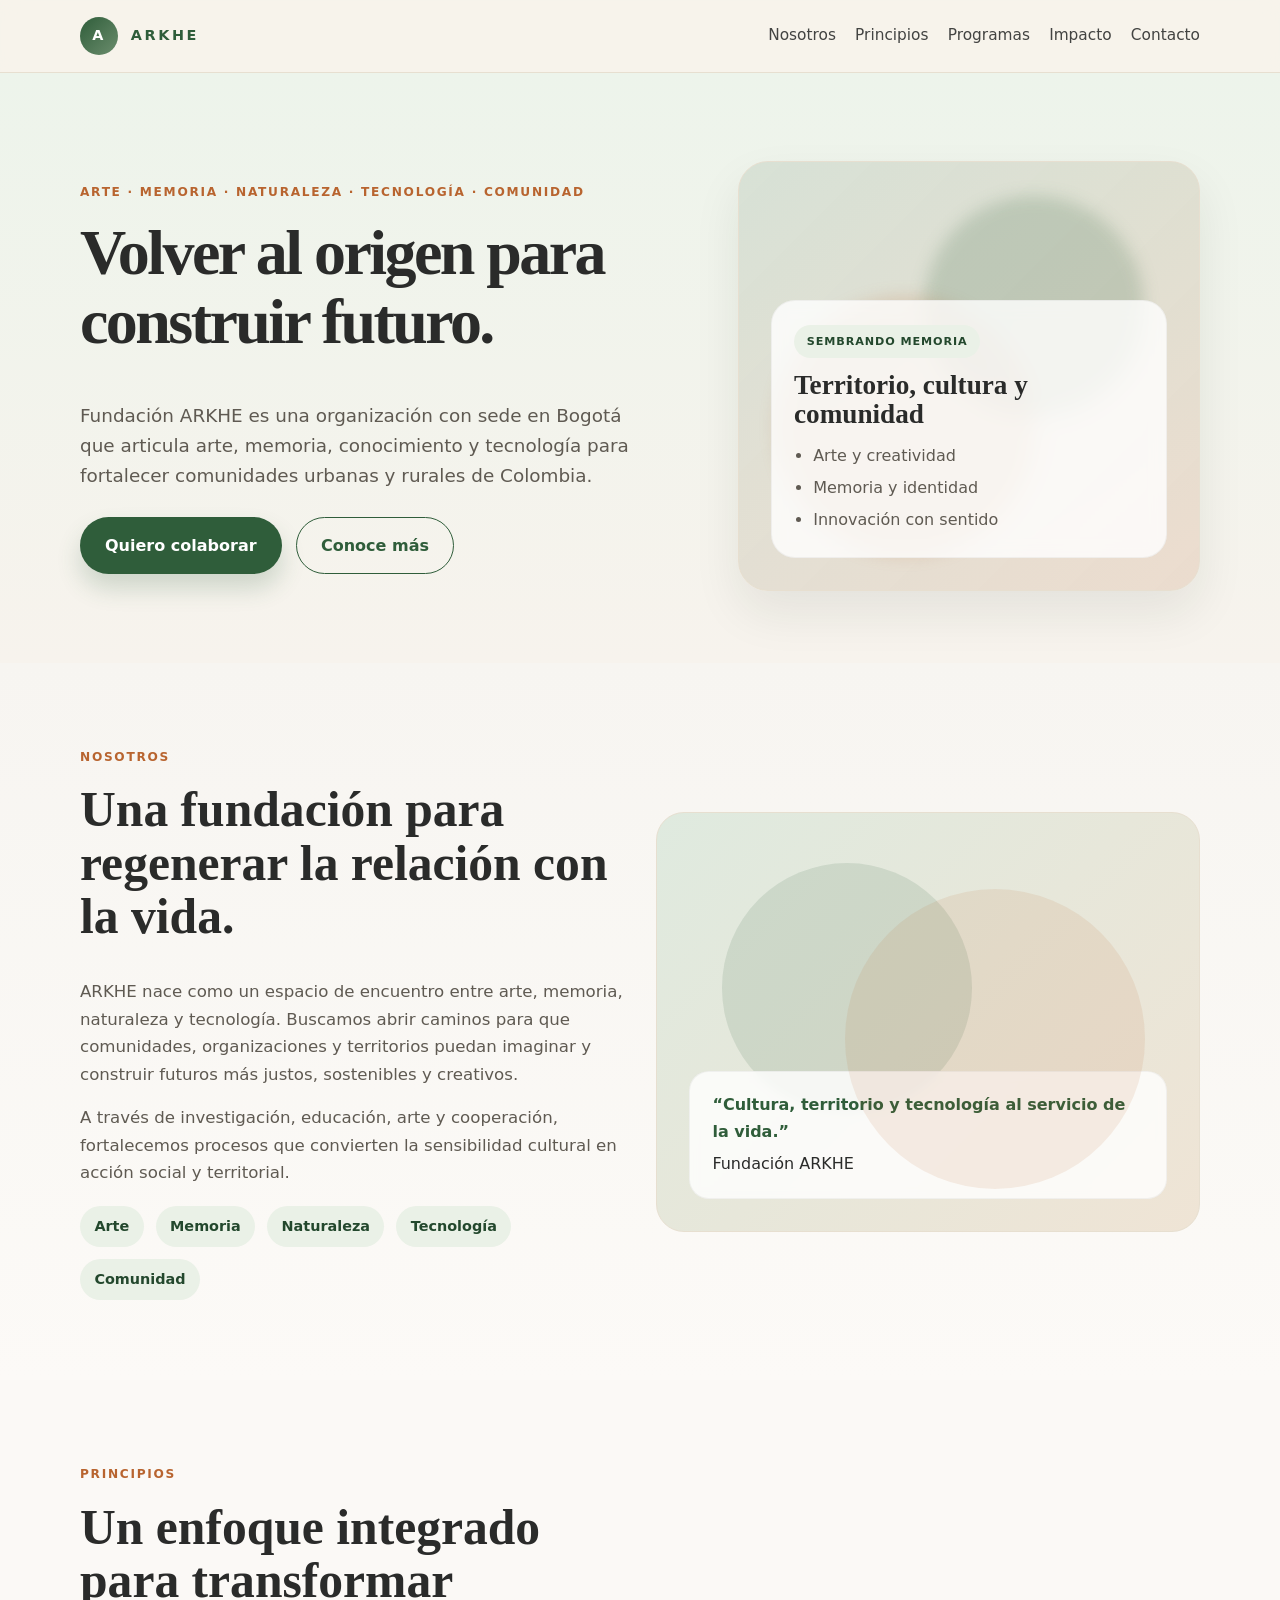
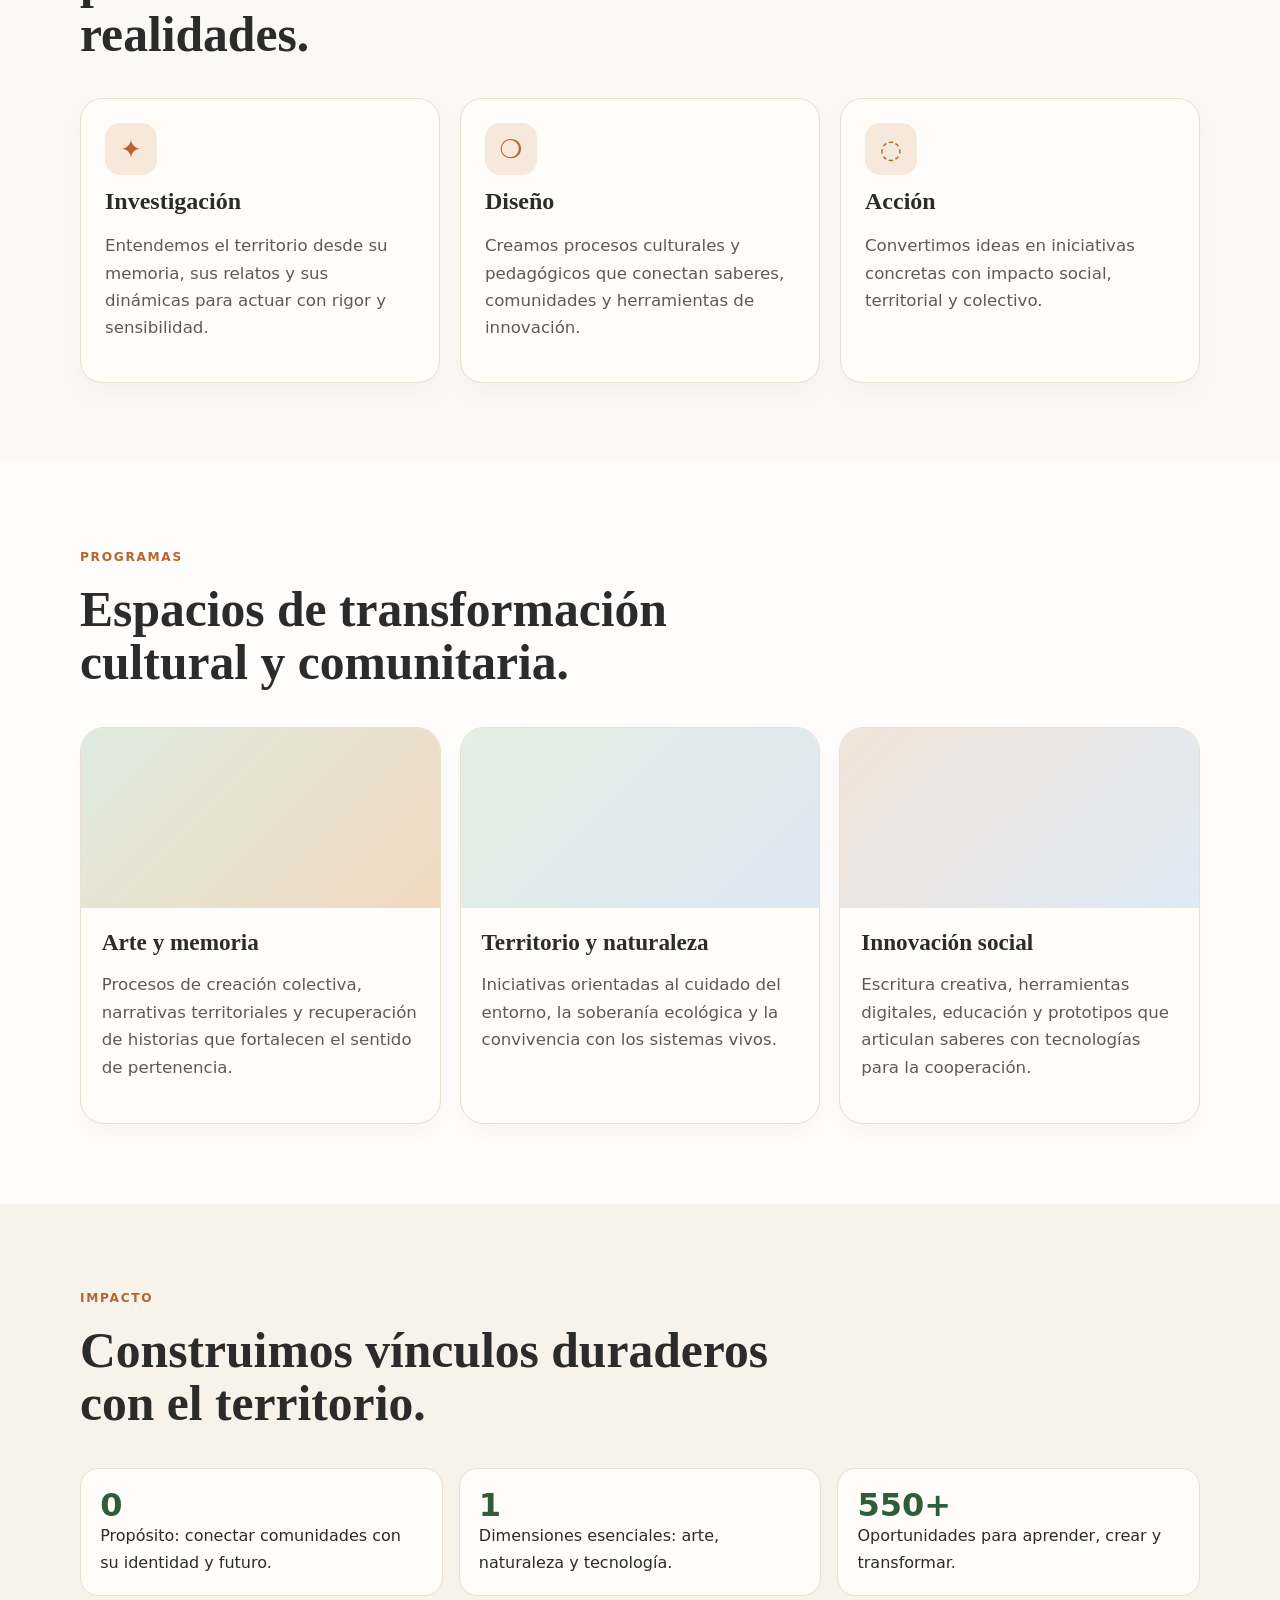
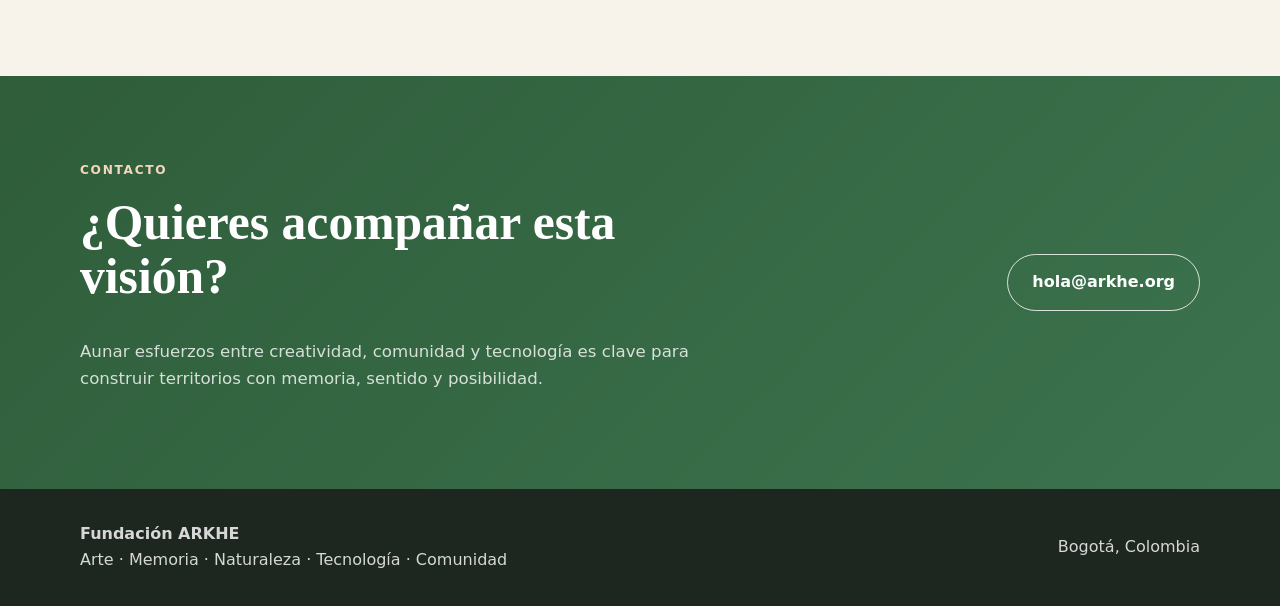
<file: index.html>
<!DOCTYPE html>
<html lang="es">
  <head>
    <meta charset="UTF-8" />
    <meta name="viewport" content="width=device-width, initial-scale=1.0" />
    <title>Fundación ARKHE | Arte · Memoria · Naturaleza · Tecnología</title>
    <meta
      name="description"
      content="Fundación ARKHE impulsa comunidades y territorios desde el arte, la memoria, la naturaleza y la tecnología."
    />
    <link rel="stylesheet" href="styles.css" />
  </head>
  <body>
    <header class="site-header">
      <div class="container nav-wrap">
        <a href="#inicio" class="brand" aria-label="Fundación ARKHE inicio">
          <span class="brand-mark">A</span>
          <span>ARKHE</span>
        </a>

        <button class="nav-toggle" type="button" aria-expanded="false" aria-controls="navMenu">
          Menú
        </button>

        <div class="nav-links" id="navMenu">
          <a href="#nosotros">Nosotros</a>
          <a href="#principios">Principios</a>
          <a href="#programas">Programas</a>
          <a href="#impacto">Impacto</a>
          <a href="#contacto">Contacto</a>
        </div>
      </div>
    </header>

    <main>
      <section class="hero reveal" id="inicio">
        <div class="container hero-grid">
          <div class="hero-copy">
            <span class="eyebrow">Arte · Memoria · Naturaleza · Tecnología · Comunidad</span>
            <h1>Volver al origen para construir futuro.</h1>
            <p>
              Fundación ARKHE es una organización con sede en Bogotá que articula arte,
              memoria, conocimiento y tecnología para fortalecer comunidades urbanas y rurales
              de Colombia.
            </p>
            <div class="hero-actions">
              <a href="#contacto" class="btn primary">Quiero colaborar</a>
              <a href="#nosotros" class="btn secondary">Conoce más</a>
            </div>
          </div>

          <div class="hero-visual" aria-label="Visual de la fundación">
            <div class="orb orb-one"></div>
            <div class="orb orb-two"></div>
            <div class="visual-card">
              <span class="mini-tag">Sembrando memoria</span>
              <h3>Territorio, cultura y comunidad</h3>
              <ul>
                <li>Arte y creatividad</li>
                <li>Memoria y identidad</li>
                <li>Innovación con sentido</li>
              </ul>
            </div>
          </div>
        </div>
      </section>

      <section class="about reveal" id="nosotros">
        <div class="container about-grid">
          <div>
            <span class="eyebrow">Nosotros</span>
            <h2>Una fundación para regenerar la relación con la vida.</h2>
            <p>
              ARKHE nace como un espacio de encuentro entre arte, memoria, naturaleza y tecnología.
              Buscamos abrir caminos para que comunidades, organizaciones y territorios puedan
              imaginar y construir futuros más justos, sostenibles y creativos.
            </p>
            <p>
              A través de investigación, educación, arte y cooperación, fortalecemos procesos que
              convierten la sensibilidad cultural en acción social y territorial.
            </p>

            <div class="pill-list" aria-label="Pilares de la fundación">
              <span class="pill">Arte</span>
              <span class="pill">Memoria</span>
              <span class="pill">Naturaleza</span>
              <span class="pill">Tecnología</span>
              <span class="pill">Comunidad</span>
            </div>
          </div>

          <div class="about-visual" aria-label="Representación visual de la fundación">
            <div class="quote">
              <strong>“Cultura, territorio y tecnología al servicio de la vida.”</strong>
              <span>Fundación ARKHE</span>
            </div>
          </div>
        </div>
      </section>

      <section class="principios reveal" id="principios">
        <div class="container">
          <div class="section-head narrow">
            <span class="eyebrow">Principios</span>
            <h2>Un enfoque integrado para transformar realidades.</h2>
          </div>

          <div class="feature-grid">
            <article class="feature-card">
              <div class="feature-icon">✦</div>
              <h3>Investigación</h3>
              <p>Entendemos el territorio desde su memoria, sus relatos y sus dinámicas para actuar con rigor y sensibilidad.</p>
            </article>
            <article class="feature-card">
              <div class="feature-icon">❍</div>
              <h3>Diseño</h3>
              <p>Creamos procesos culturales y pedagógicos que conectan saberes, comunidades y herramientas de innovación.</p>
            </article>
            <article class="feature-card">
              <div class="feature-icon">◌</div>
              <h3>Acción</h3>
              <p>Convertimos ideas en iniciativas concretas con impacto social, territorial y colectivo.</p>
            </article>
          </div>
        </div>
      </section>

      <section class="programs reveal" id="programas">
        <div class="container">
          <div class="section-head">
            <span class="eyebrow">Programas</span>
            <h2>Espacios de transformación cultural y comunitaria.</h2>
          </div>

          <div class="program-grid">
            <article class="program-card">
              <div class="program-visual" aria-hidden="true"></div>
              <div class="program-body">
                <h3>Arte y memoria</h3>
                <p>
                  Procesos de creación colectiva, narrativas territoriales y recuperación de
                  historias que fortalecen el sentido de pertenencia.
                </p>
              </div>
            </article>

            <article class="program-card">
              <div class="program-visual" aria-hidden="true" style="background: linear-gradient(135deg, #e3efe2, #dfe7f4);"></div>
              <div class="program-body">
                <h3>Territorio y naturaleza</h3>
                <p>
                  Iniciativas orientadas al cuidado del entorno, la soberanía ecológica y la
                  convivencia con los sistemas vivos.
                </p>
              </div>
            </article>

            <article class="program-card">
              <div class="program-visual" aria-hidden="true" style="background: linear-gradient(135deg, #f2e4d8, #dfeaf6);"></div>
              <div class="program-body">
                <h3>Innovación social</h3>
                <p>
                  Escritura creativa, herramientas digitales, educación y prototipos que articulan
                  saberes con tecnologías para la cooperación.
                </p>
              </div>
            </article>
          </div>
        </div>
      </section>

      <section id="impacto" class="reveal">
        <div class="container">
          <div class="section-head">
            <span class="eyebrow">Impacto</span>
            <h2>Construimos vínculos duraderos con el territorio.</h2>
          </div>

          <div class="metrics">
            <div class="metric">
              <strong class="count" data-target="1">0</strong>
              <span>Propósito: conectar comunidades con su identidad y futuro.</span>
            </div>
            <div class="metric">
              <strong class="count" data-target="3">0</strong>
              <span>Dimensiones esenciales: arte, naturaleza y tecnología.</span>
            </div>
            <div class="metric">
              <strong class="count" data-target="999">0</strong>
              <span>Oportunidades para aprender, crear y transformar.</span>
            </div>
          </div>
        </div>
      </section>

      <section class="cta reveal" id="contacto">
        <div class="container">
          <div>
            <span class="eyebrow" style="color: #f4d7be;">Contacto</span>
            <h2>¿Quieres acompañar esta visión?</h2>
            <p>
              Aunar esfuerzos entre creatividad, comunidad y tecnología es clave para construir
              territorios con memoria, sentido y posibilidad.
            </p>
          </div>

          <div style="display:flex; justify-content:flex-end;">
            <a href="mailto:hola@arkhe.org" class="btn secondary">hola@arkhe.org</a>
          </div>
        </div>
      </section>
    </main>

    <footer class="site-footer">
      <div class="container footer-inner">
        <div>
          <strong>Fundación ARKHE</strong><br />
          Arte · Memoria · Naturaleza · Tecnología · Comunidad
        </div>
        <div>Bogotá, Colombia</div>
      </div>
    </footer>

    <script src="script.js"></script>
  </body>
</html>
</file>
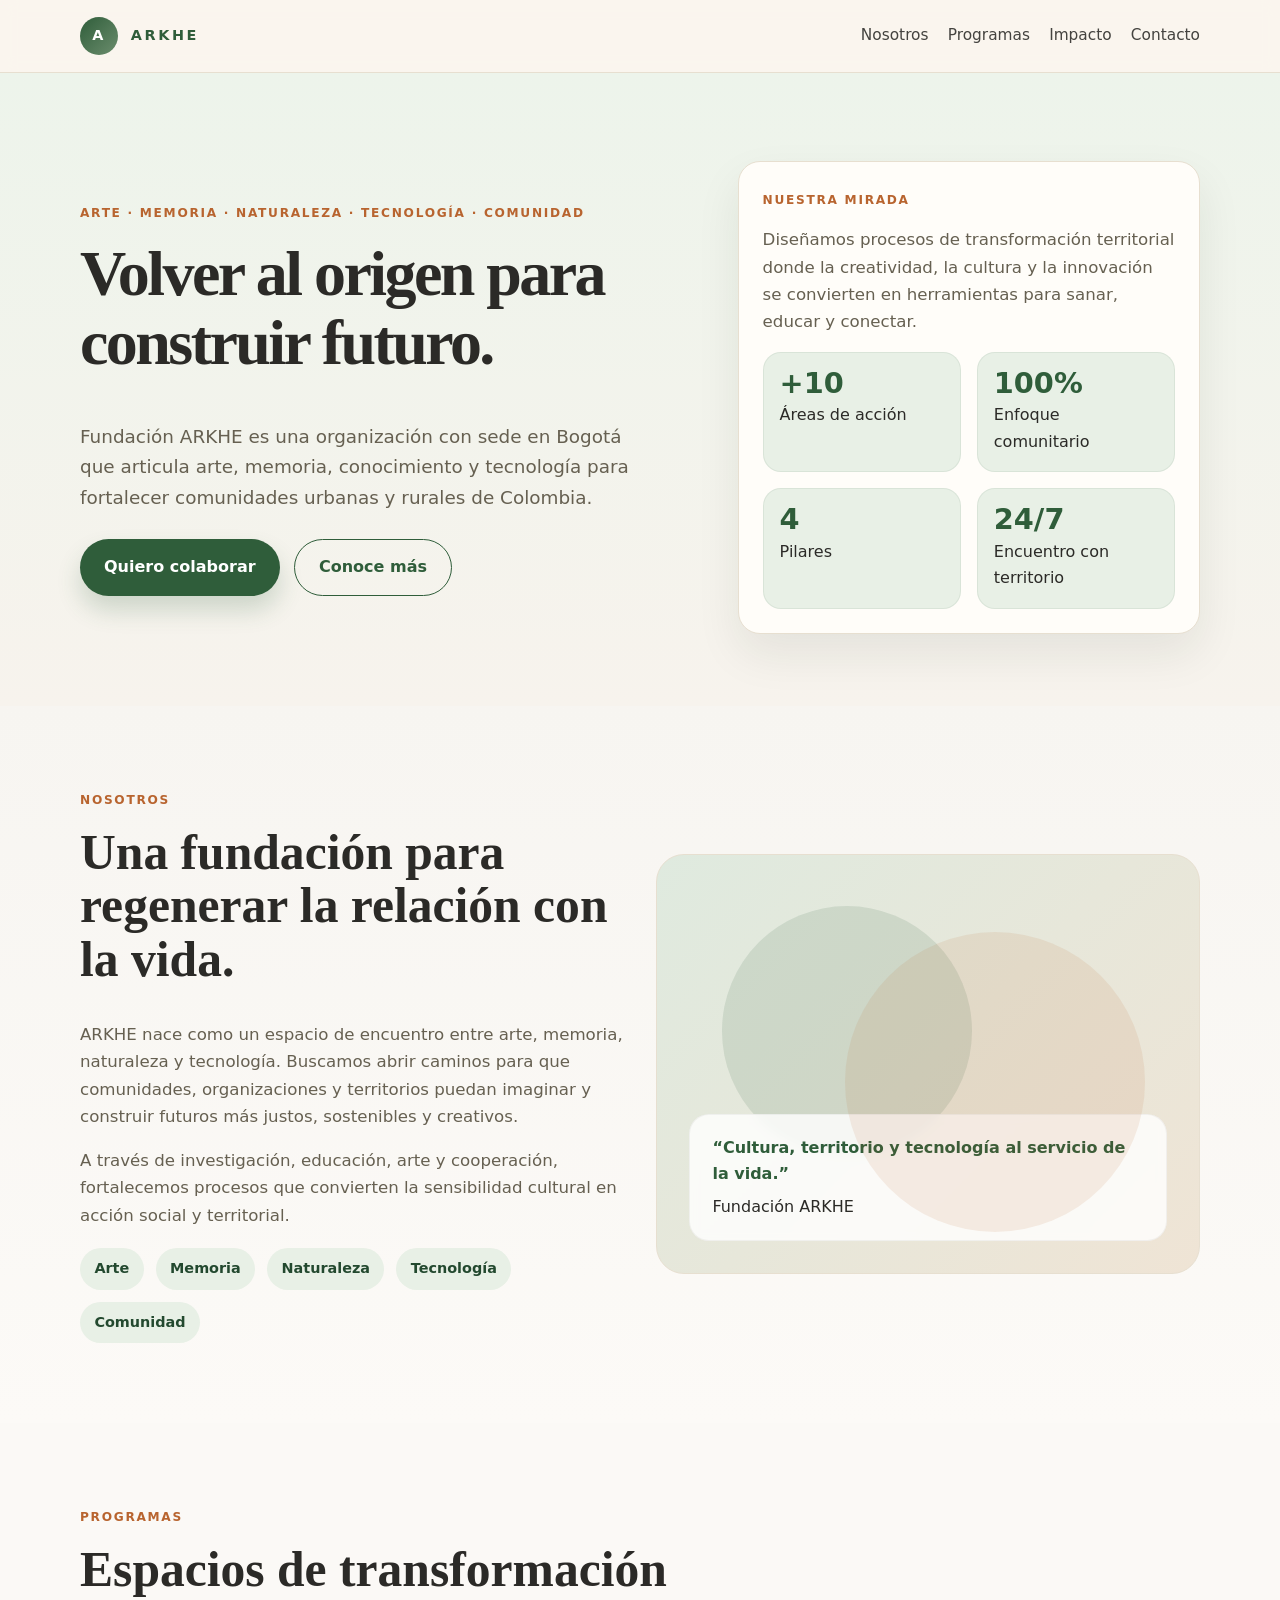
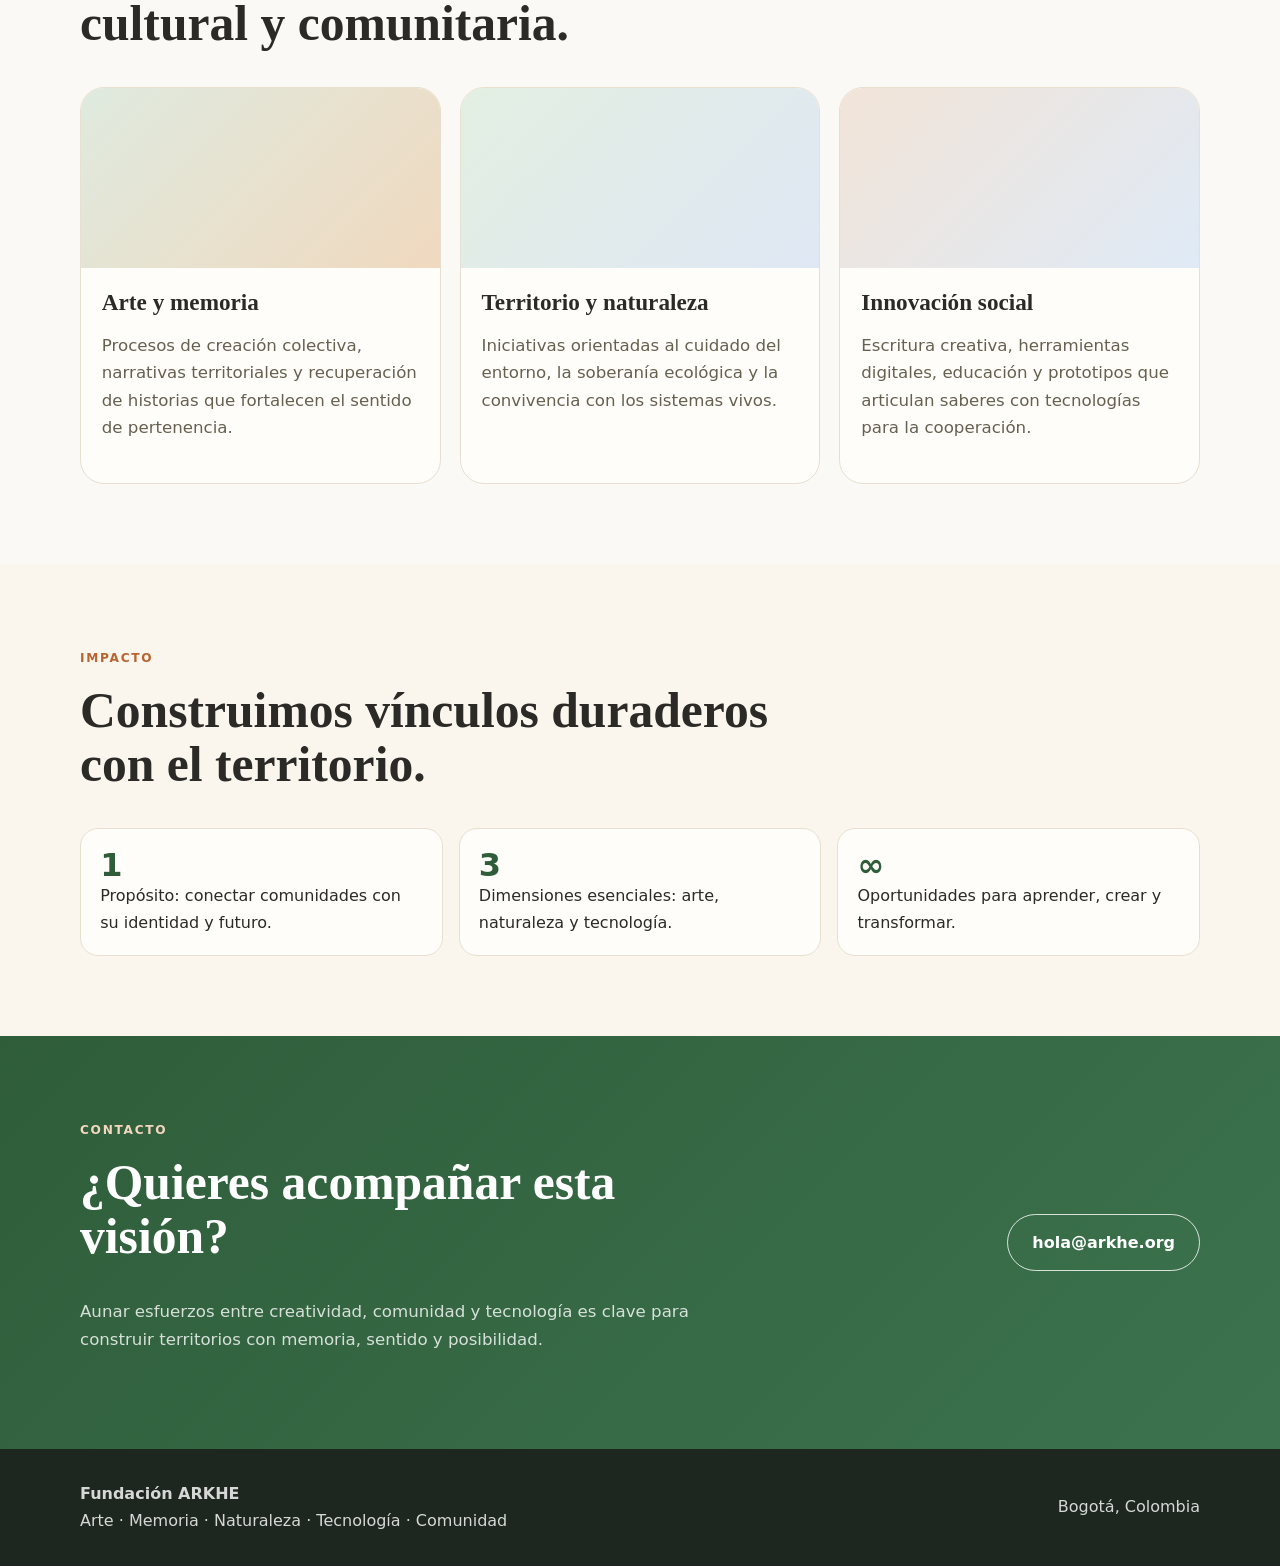
<file: Fundación ARKHE.html>
<!DOCTYPE html>
<html lang="es">
  <head>
    <meta charset="UTF-8" />
    <meta name="viewport" content="width=device-width, initial-scale=1.0" />
    <title>Fundación ARKHE | Arte · Memoria · Naturaleza · Tecnología</title>
    <meta
      name="description"
      content="Fundación ARKHE impulsa comunidades y territorios desde el arte, la memoria, la naturaleza y la tecnología."
    />
    <style>
      :root {
        --bg: #faf6ee;
        --bg-alt: #f1e8d7;
        --surface: #fffdf9;
        --text: #2b2a27;
        --muted: #666051;
        --primary: #2f5d3a;
        --primary-dark: #23492f;
        --primary-soft: #e8f0e6;
        --accent: #b8642f;
        --accent-soft: #f4e3d8;
        --line: #e7dfd0;
        --shadow: 0 20px 45px rgba(28, 35, 25, 0.08);
        --radius: 22px;
      }

      * { box-sizing: border-box; }

      html { scroll-behavior: smooth; }

      body {
        margin: 0;
        font-family: system-ui, -apple-system, BlinkMacSystemFont, "Segoe UI", sans-serif;
        background: var(--bg);
        color: var(--text);
        line-height: 1.65;
      }

      img {
        max-width: 100%;
        display: block;
      }

      a {
        color: inherit;
        text-decoration: none;
      }

      .container {
        width: min(1120px, calc(100% - 32px));
        margin: 0 auto;
      }

      .eyebrow {
        display: inline-block;
        color: var(--accent);
        text-transform: uppercase;
        letter-spacing: 0.14em;
        font-size: 0.76rem;
        font-weight: 700;
        margin-bottom: 1rem;
      }

      h1, h2, h3 {
        margin: 0 0 0.7em;
        line-height: 1.08;
        font-family: Georgia, "Times New Roman", serif;
      }

      h1 {
        font-size: clamp(2.4rem, 5vw, 4.4rem);
        letter-spacing: -0.04em;
      }

      h2 {
        font-size: clamp(2rem, 4vw, 3.1rem);
      }

      p {
        margin: 0 0 1rem;
        color: var(--muted);
        font-size: 1.04rem;
      }

      .btn {
        display: inline-flex;
        align-items: center;
        justify-content: center;
        border-radius: 999px;
        padding: 0.9rem 1.5rem;
        font-weight: 700;
        transition: transform 0.2s ease, box-shadow 0.2s ease;
      }

      .btn:hover {
        transform: translateY(-1px);
      }

      .btn.primary {
        background: var(--primary);
        color: #fff;
        box-shadow: 0 14px 24px rgba(47, 93, 58, 0.2);
      }

      .btn.secondary {
        border: 1.5px solid var(--primary);
        color: var(--primary);
        background: transparent;
      }

      header {
        position: sticky;
        top: 0;
        z-index: 50;
        background: rgba(250, 246, 238, 0.9);
        backdrop-filter: blur(8px);
        border-bottom: 1px solid var(--line);
      }

      nav {
        display: flex;
        align-items: center;
        justify-content: space-between;
        min-height: 72px;
        gap: 1.2rem;
      }

      .brand {
        display: inline-flex;
        align-items: center;
        gap: 0.8rem;
        font-weight: 800;
        letter-spacing: 0.18em;
        text-transform: uppercase;
        color: var(--primary);
        font-size: 0.9rem;
      }

      .brand-mark {
        width: 38px;
        height: 38px;
        display: grid;
        place-items: center;
        border-radius: 50%;
        background: linear-gradient(135deg, var(--primary), #6b8d6d);
        color: white;
        font-weight: 700;
      }

      .nav-links {
        display: flex;
        align-items: center;
        gap: 1.2rem;
        flex-wrap: wrap;
      }

      .nav-links a {
        color: var(--text);
        font-size: 0.96rem;
        opacity: 0.88;
      }

      .hero {
        background: linear-gradient(180deg, #edf4eb 0%, #f7f3ed 100%);
        padding: 5.5rem 0 4.5rem;
      }

      .hero-grid {
        display: grid;
        grid-template-columns: 1.15fr 0.85fr;
        gap: 2rem;
        align-items: center;
      }

      .hero-copy p {
        font-size: 1.15rem;
        max-width: 560px;
      }

      .hero-actions {
        display: flex;
        flex-wrap: wrap;
        gap: 0.9rem;
        margin-top: 1.6rem;
      }

      .hero-panel {
        background: var(--surface);
        border: 1px solid var(--line);
        border-radius: var(--radius);
        padding: 1.5rem;
        box-shadow: var(--shadow);
      }

      .mini-stat {
        display: grid;
        grid-template-columns: repeat(2, minmax(0, 1fr));
        gap: 1rem;
        margin-top: 1rem;
      }

      .mini-stat div {
        background: var(--primary-soft);
        border: 1px solid rgba(47, 93, 58, 0.08);
        border-radius: 18px;
        padding: 1rem;
      }

      .mini-stat strong {
        display: block;
        color: var(--primary);
        font-size: 1.8rem;
        line-height: 1;
        margin-bottom: 0.3rem;
      }

      section {
        padding: 5rem 0;
      }

      .section-head {
        max-width: 720px;
        margin-bottom: 2.3rem;
      }

      .cards {
        display: grid;
        grid-template-columns: repeat(4, minmax(0, 1fr));
        gap: 1.2rem;
      }

      .card {
        background: var(--surface);
        border: 1px solid var(--line);
        border-radius: 20px;
        padding: 1.5rem;
        box-shadow: 0 10px 28px rgba(39, 33, 22, 0.03);
      }

      .card .icon {
        width: 52px;
        height: 52px;
        display: grid;
        place-items: center;
        border-radius: 14px;
        background: var(--accent-soft);
        color: var(--accent);
        font-size: 1.6rem;
        margin-bottom: 0.8rem;
      }

      .card h3 {
        font-size: 1.35rem;
      }

      .about {
        background: linear-gradient(180deg, #f7f5f1 0%, #fcfaf7 100%);
      }

      .about-grid {
        display: grid;
        grid-template-columns: 1fr 1fr;
        gap: 2rem;
        align-items: center;
      }

      .about-visual {
        background: linear-gradient(135deg, #dfeadf, #efe4d5);
        min-height: 420px;
        border-radius: 28px;
        position: relative;
        overflow: hidden;
        border: 1px solid var(--line);
      }

      .about-visual::before,
      .about-visual::after {
        content: "";
        position: absolute;
        border-radius: 50%;
      }

      .about-visual::before {
        inset: 12% auto auto 12%;
        width: 250px;
        height: 250px;
        background: rgba(47, 93, 58, 0.12);
      }

      .about-visual::after {
        right: 10%;
        bottom: 10%;
        width: 300px;
        height: 300px;
        background: rgba(184, 100, 47, 0.1);
      }

      .quote {
        position: absolute;
        left: 2rem;
        right: 2rem;
        bottom: 2rem;
        background: rgba(255, 255, 255, 0.8);
        border: 1px solid rgba(43, 42, 39, 0.05);
        border-radius: 20px;
        padding: 1.25rem 1.4rem;
        backdrop-filter: blur(5px);
      }

      .quote strong {
        display: block;
        margin-bottom: 0.4rem;
        color: var(--primary);
      }

      .pill-list {
        display: flex;
        flex-wrap: wrap;
        gap: 0.75rem;
        margin-top: 1.2rem;
      }

      .pill {
        background: var(--primary-soft);
        color: var(--primary-dark);
        border-radius: 999px;
        padding: 0.55rem 0.9rem;
        font-weight: 700;
        font-size: 0.9rem;
      }

      .programs {
        background: #fbf9f6;
      }

      .program-grid {
        display: grid;
        grid-template-columns: repeat(3, minmax(0, 1fr));
        gap: 1.2rem;
      }

      .program-card {
        background: var(--surface);
        border: 1px solid var(--line);
        border-radius: 24px;
        overflow: hidden;
      }

      .program-visual {
        height: 180px;
        background: linear-gradient(135deg, #dfeadf, #f0d9bf);
      }

      .program-body {
        padding: 1.4rem 1.3rem 1.6rem;
      }

      .program-body h3 {
        font-size: 1.45rem;
      }

      .metrics {
        display: grid;
        grid-template-columns: repeat(3, minmax(0, 1fr));
        gap: 1rem;
        margin-top: 2rem;
      }

      .metric {
        background: var(--surface);
        border: 1px solid var(--line);
        border-radius: 18px;
        padding: 1.2rem;
      }

      .metric strong {
        display: block;
        color: var(--primary);
        font-size: 2rem;
        line-height: 1.1;
      }

      .cta {
        background: linear-gradient(135deg, var(--primary), #3c734e);
        color: white;
      }

      .cta .container {
        display: grid;
        grid-template-columns: 1.2fr 0.8fr;
        align-items: center;
        gap: 2rem;
      }

      .cta p {
        color: rgba(255,255,255,0.8);
      }

      .cta .btn.secondary {
        color: white;
        border-color: rgba(255,255,255,0.8);
      }

      footer {
        background: #1d261f;
        color: rgba(255,255,255,0.82);
        padding: 2rem 0;
      }

      .footer-inner {
        display: flex;
        justify-content: space-between;
        gap: 1rem;
        align-items: center;
        flex-wrap: wrap;
      }

      @media (max-width: 900px) {
        .hero-grid,
        .about-grid,
        .cta .container,
        .cards,
        .program-grid,
        .metrics {
          grid-template-columns: 1fr;
        }

        .nav-links {
          display: none;
        }
      }
    </style>
  </head>
  <body>
    <header>
      <div class="container">
        <nav aria-label="Navegación principal">
          <a href="#inicio" class="brand" aria-label="Fundación ARKHE inicio">
            <span class="brand-mark">A</span>
            <span>ARKHE</span>
          </a>

          <div class="nav-links">
            <a href="#nosotros">Nosotros</a>
            <a href="#programas">Programas</a>
            <a href="#impacto">Impacto</a>
            <a href="#contacto">Contacto</a>
          </div>
        </nav>
      </div>
    </header>

    <main>
      <section class="hero" id="inicio">
        <div class="container hero-grid">
          <div class="hero-copy">
            <span class="eyebrow">Arte · Memoria · Naturaleza · Tecnología · Comunidad</span>
            <h1>Volver al origen para construir futuro.</h1>
            <p>
              Fundación ARKHE es una organización con sede en Bogotá que articula arte,
              memoria, conocimiento y tecnología para fortalecer comunidades urbanas y rurales
              de Colombia.
            </p>
            <div class="hero-actions">
              <a href="#contacto" class="btn primary">Quiero colaborar</a>
              <a href="#nosotros" class="btn secondary">Conoce más</a>
            </div>
          </div>

          <div class="hero-panel" aria-label="Resumen de la fundación">
            <div class="eyebrow">Nuestra mirada</div>
            <p>
              Diseñamos procesos de transformación territorial donde la creatividad, la cultura
              y la innovación se convierten en herramientas para sanar, educar y conectar.
            </p>

            <div class="mini-stat">
              <div>
                <strong>+10</strong>
                <span>Áreas de acción</span>
              </div>
              <div>
                <strong>100%</strong>
                <span>Enfoque comunitario</span>
              </div>
              <div>
                <strong>4</strong>
                <span>Pilares</span>
              </div>
              <div>
                <strong>24/7</strong>
                <span>Encuentro con territorio</span>
              </div>
            </div>
          </div>
        </div>
      </section>

      <section class="about" id="nosotros">
        <div class="container about-grid">
          <div>
            <span class="eyebrow">Nosotros</span>
            <h2>Una fundación para regenerar la relación con la vida.</h2>
            <p>
              ARKHE nace como un espacio de encuentro entre arte, memoria, naturaleza y tecnología.
              Buscamos abrir caminos para que comunidades, organizaciones y territorios puedan
              imaginar y construir futuros más justos, sostenibles y creativos.
            </p>
            <p>
              A través de investigación, educación, arte y cooperación, fortalecemos procesos que
              convierten la sensibilidad cultural en acción social y territorial.
            </p>

            <div class="pill-list" aria-label="Pilares de la fundación">
              <span class="pill">Arte</span>
              <span class="pill">Memoria</span>
              <span class="pill">Naturaleza</span>
              <span class="pill">Tecnología</span>
              <span class="pill">Comunidad</span>
            </div>
          </div>

          <div class="about-visual" aria-label="Representación visual de la fundación">
            <div class="quote">
              <strong>“Cultura, territorio y tecnología al servicio de la vida.”</strong>
              <span>Fundación ARKHE</span>
            </div>
          </div>
        </div>
      </section>

      <section class="programs" id="programas">
        <div class="container">
          <div class="section-head">
            <span class="eyebrow">Programas</span>
            <h2>Espacios de transformación cultural y comunitaria.</h2>
          </div>

          <div class="program-grid">
            <article class="program-card">
              <div class="program-visual" aria-hidden="true"></div>
              <div class="program-body">
                <h3>Arte y memoria</h3>
                <p>
                  Procesos de creación colectiva, narrativas territoriales y recuperación de
                  historias que fortalecen el sentido de pertenencia.
                </p>
              </div>
            </article>

            <article class="program-card">
              <div class="program-visual" aria-hidden="true" style="background: linear-gradient(135deg, #e3efe2, #dfe7f4);"></div>
              <div class="program-body">
                <h3>Territorio y naturaleza</h3>
                <p>
                  Iniciativas orientadas al cuidado del entorno, la soberanía ecológica y la
                  convivencia con los sistemas vivos.
                </p>
              </div>
            </article>

            <article class="program-card">
              <div class="program-visual" aria-hidden="true" style="background: linear-gradient(135deg, #f2e4d8, #dfeaf6);"></div>
              <div class="program-body">
                <h3>Innovación social</h3>
                <p>
                  Escritura creativa, herramientas digitales, educación y prototipos que articulan
                  saberes con tecnologías para la cooperación.
                </p>
              </div>
            </article>
          </div>
        </div>
      </section>

      <section id="impacto">
        <div class="container">
          <div class="section-head">
            <span class="eyebrow">Impacto</span>
            <h2>Construimos vínculos duraderos con el territorio.</h2>
          </div>

          <div class="metrics">
            <div class="metric">
              <strong>1</strong>
              <span>Propósito: conectar comunidades con su identidad y futuro.</span>
            </div>
            <div class="metric">
              <strong>3</strong>
              <span>Dimensiones esenciales: arte, naturaleza y tecnología.</span>
            </div>
            <div class="metric">
              <strong>∞</strong>
              <span>Oportunidades para aprender, crear y transformar.</span>
            </div>
          </div>
        </div>
      </section>

      <section class="cta" id="contacto">
        <div class="container">
          <div>
            <span class="eyebrow" style="color: #f4d7be;">Contacto</span>
            <h2>¿Quieres acompañar esta visión?</h2>
            <p>
              Aunar esfuerzos entre creatividad, comunidad y tecnología es clave para construir
              territorios con memoria, sentido y posibilidad.
            </p>
          </div>

          <div style="display:flex; justify-content:flex-end;">
            <a href="mailto:hola@arkhe.org" class="btn secondary">hola@arkhe.org</a>
          </div>
        </div>
      </section>
    </main>

    <footer>
      <div class="container footer-inner">
        <div>
          <strong>Fundación ARKHE</strong><br />
          Arte · Memoria · Naturaleza · Tecnología · Comunidad
        </div>
        <div>Bogotá, Colombia</div>
      </div>
    </footer>
  </body>
</html>
</file>
<file: styles.css>
/* Reset y base */
:root {
  --bg: #f7f3eb;
  --bg-alt: #eef3eb;
  --surface: #fffdf9;
  --text: #2a2b2a;
  --muted: #5f5a52;
  --primary: #2f5d3a;
  --primary-dark: #23482d;
  --primary-soft: #eaf1e7;
  --accent: #b8642f;
  --accent-soft: #f7e8dc;
  --line: #e7dfd0;
  --shadow: 0 22px 48px rgba(28, 35, 25, 0.08);
  --radius: 22px;
}

* {
  box-sizing: border-box;
}

html {
  scroll-behavior: smooth;
}

body {
  margin: 0;
  font-family: "Segoe UI", system-ui, -apple-system, BlinkMacSystemFont, sans-serif;
  background: var(--bg);
  color: var(--text);
  line-height: 1.65;
}

img {
  max-width: 100%;
  display: block;
}

svg {
  display: block;
}

a {
  color: inherit;
  text-decoration: none;
}

button,
input,
textarea {
  font: inherit;
}

.container {
  width: min(1120px, calc(100% - 32px));
  margin: 0 auto;
}

.eyebrow {
  display: inline-block;
  color: var(--accent);
  text-transform: uppercase;
  letter-spacing: 0.14em;
  font-size: 0.76rem;
  font-weight: 700;
  margin-bottom: 1rem;
}

h1,
h2,
h3 {
  margin: 0 0 0.7em;
  line-height: 1.08;
  font-family: Georgia, "Times New Roman", serif;
}

h1 {
  font-size: clamp(2.5rem, 5vw, 4.6rem);
  letter-spacing: -0.04em;
}

h2 {
  font-size: clamp(2rem, 4vw, 3.1rem);
}

p {
  margin: 0 0 1rem;
  color: var(--muted);
  font-size: 1.04rem;
}

.btn {
  display: inline-flex;
  align-items: center;
  justify-content: center;
  border-radius: 999px;
  padding: 0.9rem 1.5rem;
  font-weight: 700;
  transition: transform 0.2s ease, box-shadow 0.2s ease, background 0.2s ease;
  border: 1.5px solid transparent;
}

.btn:hover {
  transform: translateY(-1px);
}

.btn.primary {
  background: var(--primary);
  color: #fff;
  box-shadow: 0 14px 24px rgba(47, 93, 58, 0.2);
}

.btn.primary:hover {
  background: var(--primary-dark);
}

.btn.secondary {
  border-color: var(--primary);
  color: var(--primary);
  background: transparent;
}

.btn.secondary:hover {
  background: rgba(47, 93, 58, 0.05);
}

.site-header {
  position: sticky;
  top: 0;
  z-index: 100;
  background: rgba(247, 243, 235, 0.9);
  backdrop-filter: blur(10px);
  border-bottom: 1px solid var(--line);
}

.nav-wrap {
  display: flex;
  align-items: center;
  justify-content: space-between;
  min-height: 72px;
  gap: 1.2rem;
}

.brand {
  display: inline-flex;
  align-items: center;
  gap: 0.8rem;
  font-weight: 800;
  letter-spacing: 0.18em;
  text-transform: uppercase;
  color: var(--primary);
  font-size: 0.9rem;
}

.brand-mark {
  width: 38px;
  height: 38px;
  display: grid;
  place-items: center;
  border-radius: 50%;
  background: linear-gradient(135deg, var(--primary), #6b8d6d);
  color: #fff;
  font-weight: 700;
}

.nav-links {
  display: flex;
  align-items: center;
  gap: 1.2rem;
  flex-wrap: wrap;
}

.nav-links a {
  position: relative;
  color: var(--text);
  font-size: 0.96rem;
  opacity: 0.88;
  transition: opacity 0.2s ease;
}

.nav-links a::after {
  content: "";
  position: absolute;
  left: 0;
  bottom: -0.35rem;
  width: 100%;
  height: 2px;
  background: var(--primary);
  transform: scaleX(0);
  transform-origin: left;
  transition: transform 0.2s ease;
}

.nav-links a:hover::after,
.nav-links a.is-active::after {
  transform: scaleX(1);
}

.nav-toggle {
  display: none;
  border: 1px solid var(--line);
  background: var(--surface);
  color: var(--text);
  border-radius: 12px;
  padding: 0.65rem 0.85rem;
  cursor: pointer;
}

.hero {
  background: linear-gradient(180deg, #edf4eb 0%, #f7f3ed 100%);
  padding: 5.5rem 0 4.5rem;
}

.hero-grid {
  display: grid;
  grid-template-columns: 1.15fr 0.85fr;
  gap: 2rem;
  align-items: center;
}

.hero-copy p {
  font-size: 1.15rem;
  max-width: 560px;
}

.hero-actions {
  display: flex;
  flex-wrap: wrap;
  gap: 0.9rem;
  margin-top: 1.6rem;
}

.hero-visual {
  position: relative;
  min-height: 430px;
  border-radius: 30px;
  background: linear-gradient(135deg, rgba(47, 93, 58, 0.12), rgba(184, 100, 47, 0.16));
  border: 1px solid var(--line);
  overflow: hidden;
  box-shadow: var(--shadow);
}

.orb {
  position: absolute;
  border-radius: 50%;
  filter: blur(8px);
  animation: float 8s ease-in-out infinite;
}

.orb-one {
  width: 220px;
  height: 220px;
  background: rgba(47, 93, 58, 0.18);
  top: 8%;
  right: 12%;
}

.orb-two {
  width: 260px;
  height: 260px;
  background: rgba(184, 100, 47, 0.18);
  left: 8%;
  bottom: 8%;
  animation-delay: 2s;
}

.visual-card {
  position: absolute;
  right: 2rem;
  bottom: 2rem;
  left: 2rem;
  background: rgba(255, 255, 255, 0.8);
  border: 1px solid rgba(43, 42, 39, 0.05);
  border-radius: 24px;
  padding: 1.5rem 1.4rem;
  backdrop-filter: blur(8px);
}

.mini-tag {
  display: inline-block;
  background: var(--primary-soft);
  color: var(--primary-dark);
  border-radius: 999px;
  padding: 0.45rem 0.8rem;
  font-size: 0.7rem;
  letter-spacing: 0.08em;
  text-transform: uppercase;
  font-weight: 700;
  margin-bottom: 0.8rem;
}

.visual-card h3 {
  font-size: 1.7rem;
  margin-bottom: 0.8rem;
}

.visual-card ul {
  margin: 0;
  padding-left: 1.2rem;
  color: var(--muted);
}

.visual-card li + li {
  margin-top: 0.35rem;
}

section {
  padding: 5rem 0;
}

.section-head {
  max-width: 720px;
  margin-bottom: 2.3rem;
}

.section-head.narrow {
  max-width: 560px;
}

.cards {
  display: grid;
  grid-template-columns: repeat(4, minmax(0, 1fr));
  gap: 1.2rem;
}

.card {
  background: var(--surface);
  border: 1px solid var(--line);
  border-radius: 20px;
  padding: 1.5rem;
  box-shadow: 0 10px 28px rgba(39, 33, 22, 0.03);
}

.card .icon {
  width: 52px;
  height: 52px;
  display: grid;
  place-items: center;
  border-radius: 14px;
  background: var(--accent-soft);
  color: var(--accent);
  font-size: 1.6rem;
  margin-bottom: 0.8rem;
}

.card h3 {
  font-size: 1.35rem;
}

.about {
  background: linear-gradient(180deg, #f7f5f1 0%, #fcfaf7 100%);
}

.about-grid {
  display: grid;
  grid-template-columns: 1fr 1fr;
  gap: 2rem;
  align-items: center;
}

.about-visual {
  background: linear-gradient(135deg, #dfeadf, #efe4d5);
  min-height: 420px;
  border-radius: 28px;
  position: relative;
  overflow: hidden;
  border: 1px solid var(--line);
}

.about-visual::before,
.about-visual::after {
  content: "";
  position: absolute;
  border-radius: 50%;
}

.about-visual::before {
  inset: 12% auto auto 12%;
  width: 250px;
  height: 250px;
  background: rgba(47, 93, 58, 0.12);
}

.about-visual::after {
  right: 10%;
  bottom: 10%;
  width: 300px;
  height: 300px;
  background: rgba(184, 100, 47, 0.1);
}

.quote {
  position: absolute;
  left: 2rem;
  right: 2rem;
  bottom: 2rem;
  background: rgba(255, 255, 255, 0.8);
  border: 1px solid rgba(43, 42, 39, 0.05);
  border-radius: 20px;
  padding: 1.25rem 1.4rem;
  backdrop-filter: blur(5px);
}

.quote strong {
  display: block;
  margin-bottom: 0.4rem;
  color: var(--primary);
}

.pill-list {
  display: flex;
  flex-wrap: wrap;
  gap: 0.75rem;
  margin-top: 1.2rem;
}

.pill {
  background: var(--primary-soft);
  color: var(--primary-dark);
  border-radius: 999px;
  padding: 0.55rem 0.9rem;
  font-weight: 700;
  font-size: 0.9rem;
}

.principios {
  background: #fbf9f6;
}

.feature-grid {
  display: grid;
  grid-template-columns: repeat(3, minmax(0, 1fr));
  gap: 1.25rem;
}

.feature-card {
  background: var(--surface);
  border: 1px solid var(--line);
  border-radius: 22px;
  padding: 1.5rem;
  box-shadow: 0 12px 24px rgba(39, 33, 22, 0.03);
}

.feature-icon {
  width: 52px;
  height: 52px;
  border-radius: 15px;
  display: grid;
  place-items: center;
  background: var(--accent-soft);
  color: var(--accent);
  font-size: 1.6rem;
  margin-bottom: 0.9rem;
}

.feature-card h3 {
  font-size: 1.5rem;
}

.programs {
  background: #fffdfb;
}

.program-grid {
  display: grid;
  grid-template-columns: repeat(3, minmax(0, 1fr));
  gap: 1.2rem;
}

.program-card {
  background: var(--surface);
  border: 1px solid var(--line);
  border-radius: 24px;
  overflow: hidden;
  box-shadow: 0 12px 24px rgba(39, 33, 22, 0.03);
}

.program-visual {
  height: 180px;
  background: linear-gradient(135deg, #dfeadf, #f0d9bf);
}

.program-body {
  padding: 1.4rem 1.3rem 1.6rem;
}

.program-body h3 {
  font-size: 1.45rem;
}

.metrics {
  display: grid;
  grid-template-columns: repeat(3, minmax(0, 1fr));
  gap: 1rem;
  margin-top: 2rem;
}

.metric {
  background: var(--surface);
  border: 1px solid var(--line);
  border-radius: 18px;
  padding: 1.2rem;
}

.metric strong {
  display: block;
  color: var(--primary);
  font-size: 2rem;
  line-height: 1.1;
}

.cta {
  background: linear-gradient(135deg, var(--primary), #3c734e);
  color: #fff;
}

.cta .container {
  display: grid;
  grid-template-columns: 1.2fr 0.8fr;
  align-items: center;
  gap: 2rem;
}

.cta p {
  color: rgba(255, 255, 255, 0.8);
}

.cta .btn.secondary {
  color: #fff;
  border-color: rgba(255, 255, 255, 0.8);
}

.cta .btn.secondary:hover {
  background: rgba(255, 255, 255, 0.08);
}

.site-footer {
  background: #1d261f;
  color: rgba(255, 255, 255, 0.82);
  padding: 2rem 0;
}

.footer-inner {
  display: flex;
  justify-content: space-between;
  gap: 1rem;
  align-items: center;
  flex-wrap: wrap;
}

.reveal {
  opacity: 0;
  transform: translateY(24px);
  transition: opacity 0.6s ease, transform 0.6s ease;
}

.reveal.in-view {
  opacity: 1;
  transform: translateY(0);
}

@keyframes float {
  0%,
  100% {
    transform: translateY(0px);
  }
  50% {
    transform: translateY(-18px);
  }
}

@media (max-width: 900px) {
  .hero-grid,
  .about-grid,
  .cta .container,
  .feature-grid,
  .cards,
  .program-grid,
  .metrics {
    grid-template-columns: 1fr;
  }

  .nav-toggle {
    display: inline-flex;
    align-items: center;
    justify-content: center;
  }

  .nav-links {
    position: absolute;
    top: calc(100% + 12px);
    right: 16px;
    left: 16px;
    display: none;
    flex-direction: column;
    align-items: flex-start;
    background: rgba(255, 253, 249, 0.98);
    border: 1px solid var(--line);
    border-radius: 16px;
    padding: 1rem;
    box-shadow: var(--shadow);
  }

  .nav-links.is-open {
    display: flex;
  }

  .nav-wrap {
    position: relative;
  }
}

@media (max-width: 520px) {
  .btn {
    width: 100%;
  }

  .hero-actions {
    flex-direction: column;
  }
}
</file>
